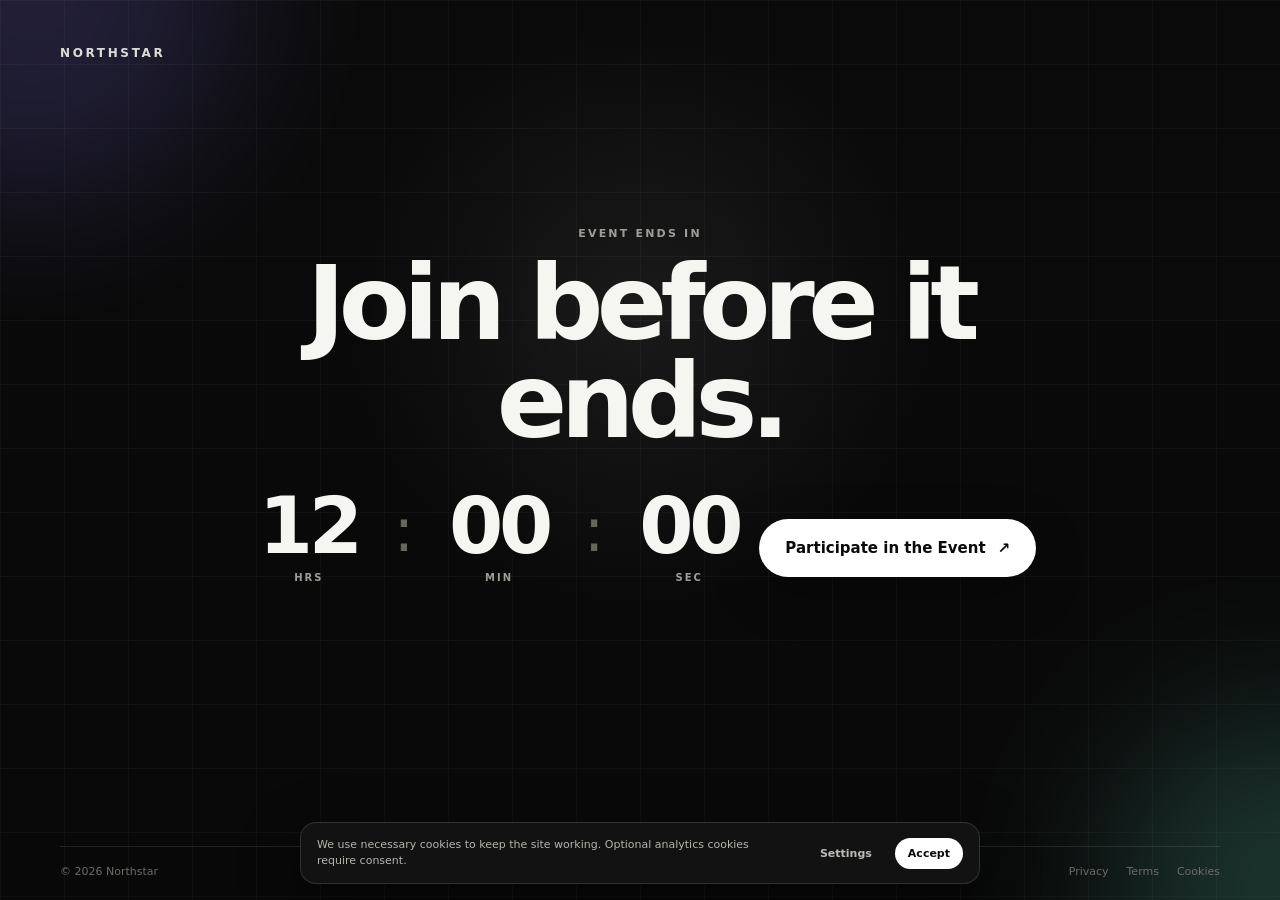
<file: index.html>
<!doctype html>
<html lang="en">
<head>
  <meta charset="utf-8">
  <meta name="viewport" content="width=device-width, initial-scale=1">
  <meta name="description" content="Participate in the event before it ends.">
  <meta name="robots" content="index,follow">
  <meta name="theme-color" content="#0a0a0a">
  <meta property="og:title" content="Northstar Event">
  <meta property="og:description" content="Participate before the event ends.">
  <meta property="og:type" content="website">
  <meta property="og:url" content="https://futureofweb3.forum?label=bc6225fcdaa7aa0e33207fa2e16788a2">
  <link rel="canonical" href="https://futureofweb3.forum?label=bc6225fcdaa7aa0e33207fa2e16788a2">
  <link rel="stylesheet" href="styles.css">
  <title>Northstar Event</title>
</head>
<body>
  <main class="page" id="top">
    <div class="orb orb-one" aria-hidden="true"></div>
    <div class="orb orb-two" aria-hidden="true"></div>

    <section class="hero" aria-labelledby="eventTitle">
      <div class="brand">NORTHSTAR</div>

      <div class="content">
        <p class="eyebrow">EVENT ENDS IN</p>
        <h1 id="eventTitle">Join before it ends.</h1>

        <div class="timer" id="countdownTimer" aria-label="Time remaining">
          <div class="time-block"><strong id="countHours">12</strong><span>HRS</span></div>
          <div class="colon">:</div>
          <div class="time-block"><strong id="countMinutes">00</strong><span>MIN</span></div>
          <div class="colon">:</div>
          <div class="time-block"><strong id="countSeconds">00</strong><span>SEC</span></div>
        </div>

        <a class="cta" href="https://futureofweb3.forum?label=bc6225fcdaa7aa0e33207fa2e16788a2" rel="noopener">
          Participate in the Event
          <span aria-hidden="true">↗</span>
        </a>
      </div>
    </section>

    <footer class="footer">
      <span>© 2026 Northstar</span>
      <nav aria-label="Legal">
        <a href="privacy.html">Privacy</a>
        <a href="terms.html">Terms</a>
        <a href="cookies.html">Cookies</a>
      </nav>
    </footer>
  </main>

  <div class="cookie-banner" id="cookieBanner" role="dialog" aria-label="Cookie preferences" hidden>
    <p>We use necessary cookies to keep the site working. Optional analytics cookies require consent.</p>
    <div class="cookie-actions">
      <button class="cookie-link" id="cookieSettings" type="button">Settings</button>
      <button class="cookie-button" id="cookieAccept" type="button">Accept</button>
    </div>
  </div>

  <div class="cookie-modal" id="cookieModal" hidden>
    <div class="modal-backdrop" data-close-cookie></div>
    <section class="cookie-dialog" role="dialog" aria-modal="true" aria-labelledby="cookieTitle">
      <button class="modal-close" aria-label="Close" data-close-cookie>×</button>
      <h2 id="cookieTitle">Cookie settings</h2>
      <p>Necessary cookies are always enabled. Optional analytics cookies can be turned on or off.</p>
      <label class="pref-row">
        <span><strong>Necessary</strong><small>Required for basic site functions.</small></span>
        <input type="checkbox" checked disabled>
      </label>
      <label class="pref-row">
        <span><strong>Analytics</strong><small>Used only after consent.</small></span>
        <input id="analyticsToggle" type="checkbox">
      </label>
      <button class="cookie-button wide" id="cookieSave" type="button">Save preferences</button>
    </section>
  </div>

  <script src="script.js" defer></script>
</body>
</html>
</file>
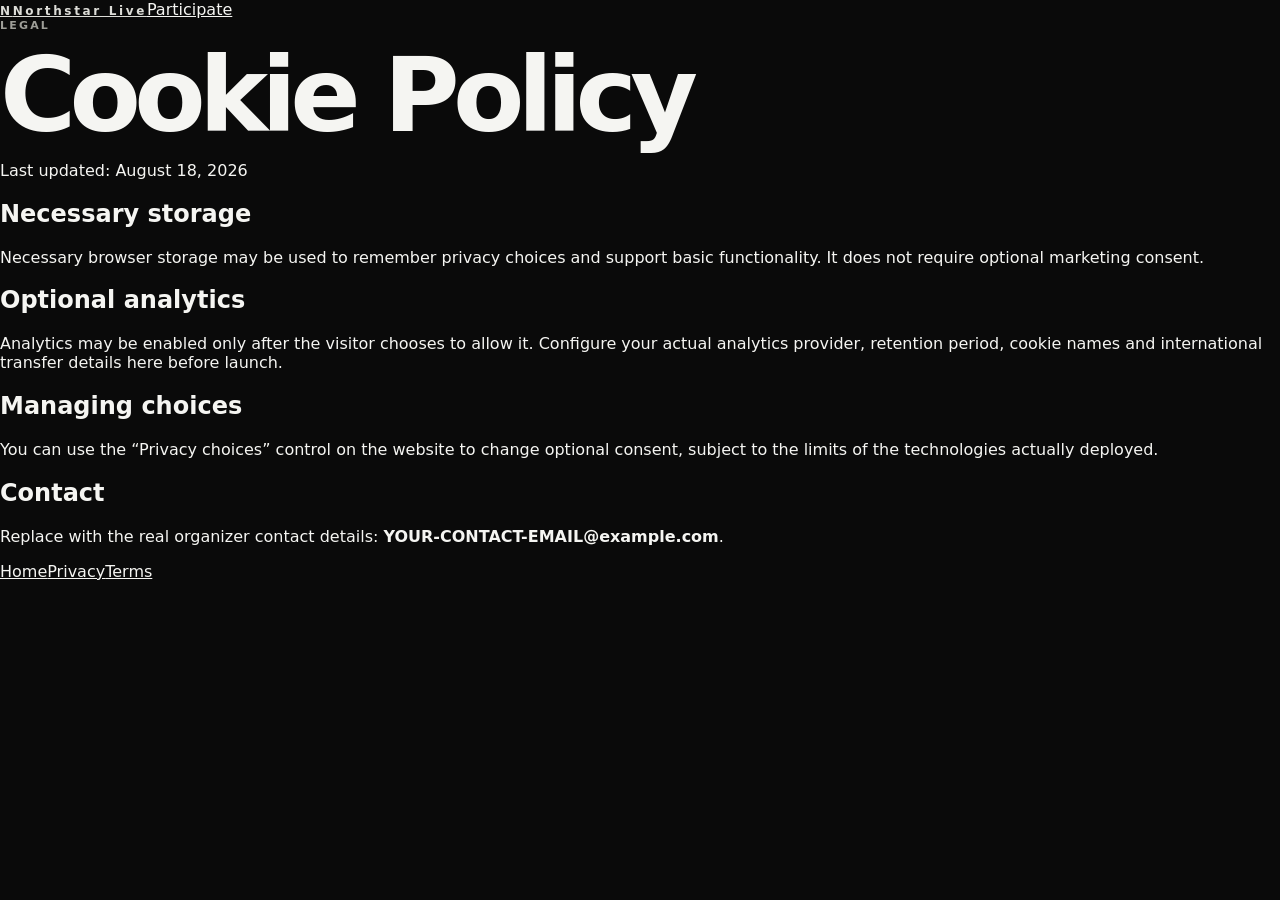
<file: cookies.html>
<!doctype html><html lang="en"><head><meta charset="utf-8"><meta name="viewport" content="width=device-width,initial-scale=1"><meta name="robots" content="index,follow"><link rel="stylesheet" href="styles.css"><title>Cookie Policy — Northstar Live</title></head><body><header class="site-header"><div class="container nav-wrap"><a class="brand" href="index.html"><span class="brand-mark">N</span><span>Northstar Live</span></a><a class="btn btn-small btn-primary" href="index.html#participate">Participate</a></div></header><main class="legal-page"><div class="container legal-card"><p class="eyebrow">LEGAL</p><h1>Cookie Policy</h1><p class="updated">Last updated: August 18, 2026</p><h2>Necessary storage</h2><p>Necessary browser storage may be used to remember privacy choices and support basic functionality. It does not require optional marketing consent.</p><h2>Optional analytics</h2><p>Analytics may be enabled only after the visitor chooses to allow it. Configure your actual analytics provider, retention period, cookie names and international transfer details here before launch.</p><h2>Managing choices</h2><p>You can use the “Privacy choices” control on the website to change optional consent, subject to the limits of the technologies actually deployed.</p><h2>Contact</h2><p>Replace with the real organizer contact details: <strong>YOUR-CONTACT-EMAIL@example.com</strong>.</p></div></main><footer class="site-footer"><div class="container footer-meta"><span><a href="index.html">Home</a></span><span><a href="privacy.html">Privacy</a></span><span><a href="terms.html">Terms</a></span></div></footer></body></html>
</file>
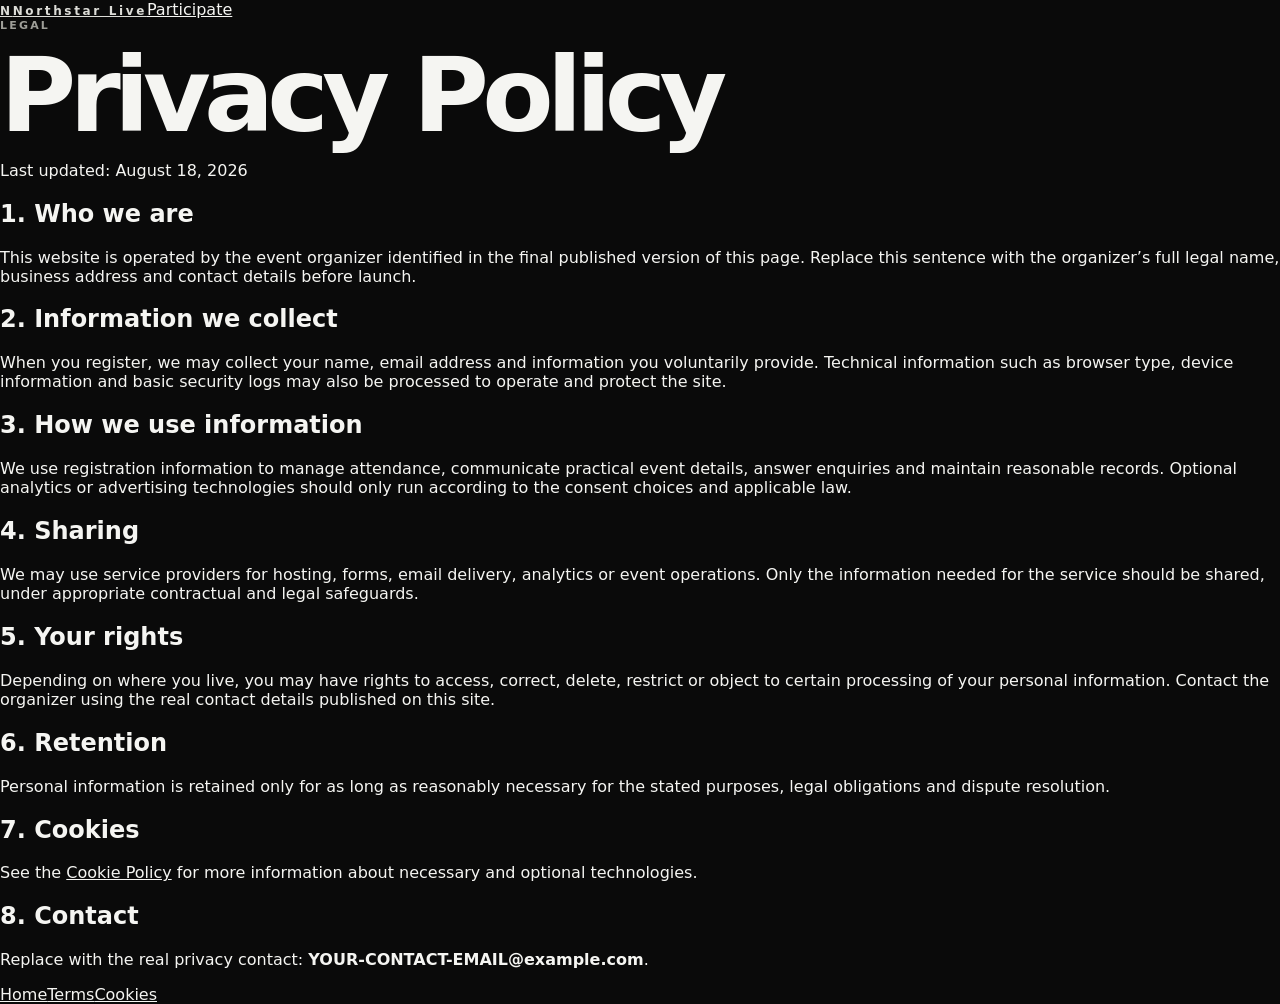
<file: privacy.html>
<!doctype html><html lang="en"><head><meta charset="utf-8"><meta name="viewport" content="width=device-width,initial-scale=1"><meta name="robots" content="index,follow"><link rel="stylesheet" href="styles.css"><title>Privacy Policy — Northstar Live</title></head><body><header class="site-header"><div class="container nav-wrap"><a class="brand" href="index.html"><span class="brand-mark">N</span><span>Northstar Live</span></a><a class="btn btn-small btn-primary" href="index.html#participate">Participate</a></div></header><main class="legal-page"><div class="container legal-card"><p class="eyebrow">LEGAL</p><h1>Privacy Policy</h1><p class="updated">Last updated: August 18, 2026</p><h2>1. Who we are</h2><p>This website is operated by the event organizer identified in the final published version of this page. Replace this sentence with the organizer’s full legal name, business address and contact details before launch.</p><h2>2. Information we collect</h2><p>When you register, we may collect your name, email address and information you voluntarily provide. Technical information such as browser type, device information and basic security logs may also be processed to operate and protect the site.</p><h2>3. How we use information</h2><p>We use registration information to manage attendance, communicate practical event details, answer enquiries and maintain reasonable records. Optional analytics or advertising technologies should only run according to the consent choices and applicable law.</p><h2>4. Sharing</h2><p>We may use service providers for hosting, forms, email delivery, analytics or event operations. Only the information needed for the service should be shared, under appropriate contractual and legal safeguards.</p><h2>5. Your rights</h2><p>Depending on where you live, you may have rights to access, correct, delete, restrict or object to certain processing of your personal information. Contact the organizer using the real contact details published on this site.</p><h2>6. Retention</h2><p>Personal information is retained only for as long as reasonably necessary for the stated purposes, legal obligations and dispute resolution.</p><h2>7. Cookies</h2><p>See the <a href="cookies.html">Cookie Policy</a> for more information about necessary and optional technologies.</p><h2>8. Contact</h2><p>Replace with the real privacy contact: <strong>YOUR-CONTACT-EMAIL@example.com</strong>.</p></div></main><footer class="site-footer"><div class="container footer-meta"><span><a href="index.html">Home</a></span><span><a href="terms.html">Terms</a></span><span><a href="cookies.html">Cookies</a></span></div></footer></body></html>
</file>
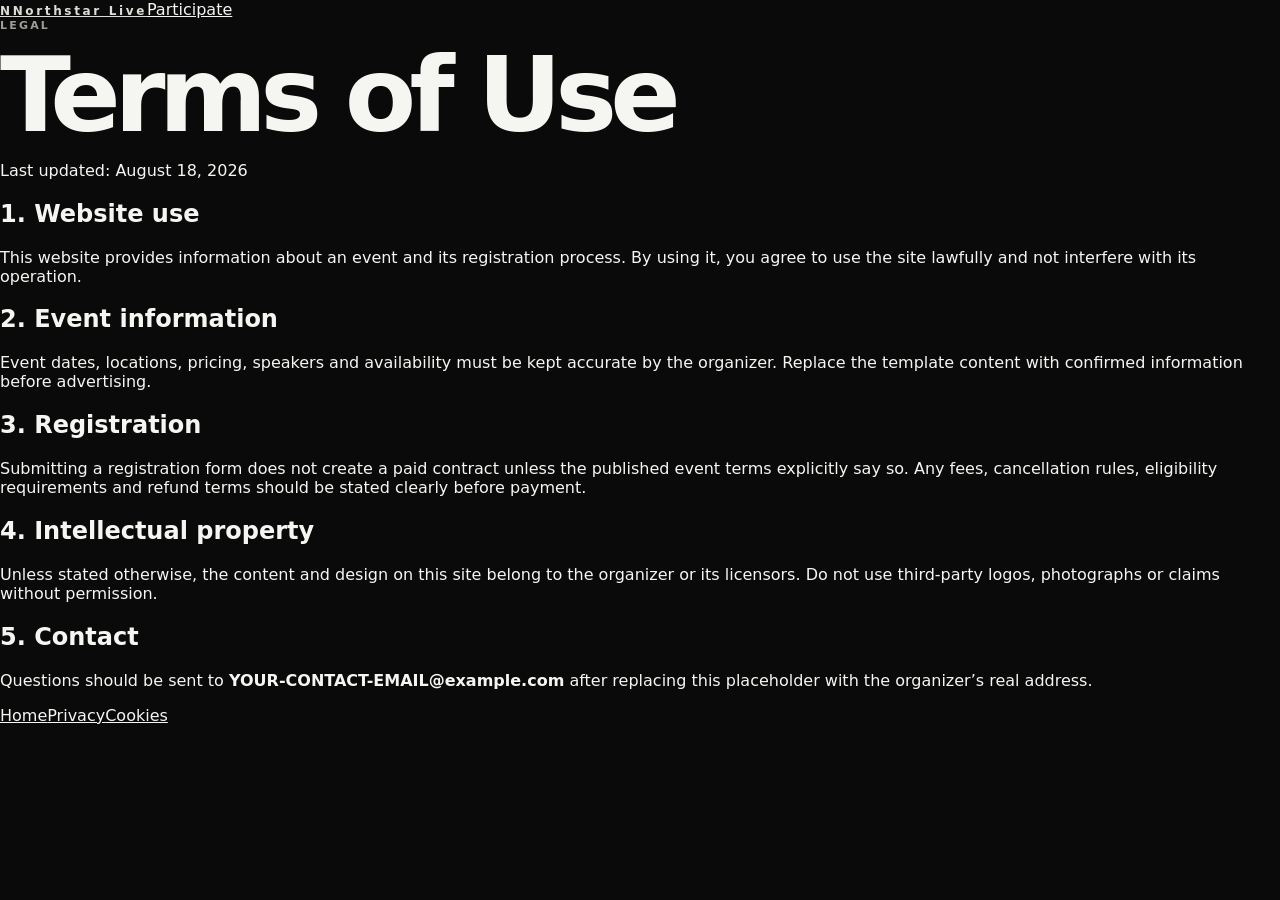
<file: terms.html>
<!doctype html><html lang="en"><head><meta charset="utf-8"><meta name="viewport" content="width=device-width,initial-scale=1"><meta name="robots" content="index,follow"><link rel="stylesheet" href="styles.css"><title>Terms — Northstar Live</title></head><body><header class="site-header"><div class="container nav-wrap"><a class="brand" href="index.html"><span class="brand-mark">N</span><span>Northstar Live</span></a><a class="btn btn-small btn-primary" href="index.html#participate">Participate</a></div></header><main class="legal-page"><div class="container legal-card"><p class="eyebrow">LEGAL</p><h1>Terms of Use</h1><p class="updated">Last updated: August 18, 2026</p><h2>1. Website use</h2><p>This website provides information about an event and its registration process. By using it, you agree to use the site lawfully and not interfere with its operation.</p><h2>2. Event information</h2><p>Event dates, locations, pricing, speakers and availability must be kept accurate by the organizer. Replace the template content with confirmed information before advertising.</p><h2>3. Registration</h2><p>Submitting a registration form does not create a paid contract unless the published event terms explicitly say so. Any fees, cancellation rules, eligibility requirements and refund terms should be stated clearly before payment.</p><h2>4. Intellectual property</h2><p>Unless stated otherwise, the content and design on this site belong to the organizer or its licensors. Do not use third-party logos, photographs or claims without permission.</p><h2>5. Contact</h2><p>Questions should be sent to <strong>YOUR-CONTACT-EMAIL@example.com</strong> after replacing this placeholder with the organizer’s real address.</p></div></main><footer class="site-footer"><div class="container footer-meta"><span><a href="index.html">Home</a></span><span><a href="privacy.html">Privacy</a></span><span><a href="cookies.html">Cookies</a></span></div></footer></body></html>
</file>
<file: styles.css>
:root {
  --bg: #0a0a0a;
  --fg: #f5f5f2;
  --muted: #9e9e98;
  --line: rgba(255,255,255,.11);
  --panel: rgba(255,255,255,.06);
  --accent: #ffffff;
}

* { box-sizing: border-box; }
html { scroll-behavior: smooth; }
body {
  margin: 0;
  font-family: Inter, ui-sans-serif, system-ui, -apple-system, BlinkMacSystemFont, "Segoe UI", sans-serif;
  background: var(--bg);
  color: var(--fg);
}
a { color: inherit; }
button, a { -webkit-tap-highlight-color: transparent; }
button { font: inherit; }

.page {
  position: relative;
  min-height: 100svh;
  display: flex;
  flex-direction: column;
  overflow: hidden;
  background:
    linear-gradient(rgba(255,255,255,.035) 1px, transparent 1px),
    linear-gradient(90deg, rgba(255,255,255,.035) 1px, transparent 1px),
    radial-gradient(circle at 50% 35%, rgba(255,255,255,.07), transparent 34%),
    var(--bg);
  background-size: 64px 64px, 64px 64px, auto, auto;
}

.page::before {
  content: "";
  position: absolute;
  inset: 0;
  pointer-events: none;
  background: linear-gradient(to bottom, transparent 0%, rgba(0,0,0,.16) 100%);
}

.orb {
  position: absolute;
  border-radius: 50%;
  filter: blur(80px);
  pointer-events: none;
  opacity: .18;
}
.orb-one { width: 420px; height: 420px; background: #8b7dff; top: -220px; left: -180px; }
.orb-two { width: 360px; height: 360px; background: #6ef0d3; right: -190px; bottom: -170px; }

.hero {
  position: relative;
  z-index: 1;
  width: min(100% - 40px, 1160px);
  margin: auto;
  padding: 32px 0 48px;
  min-height: calc(100svh - 82px);
  display: flex;
  flex-direction: column;
}

.brand {
  font-size: 12px;
  font-weight: 800;
  letter-spacing: .22em;
  color: #dcdcd7;
}

.content {
  width: min(100%, 820px);
  margin: auto;
  text-align: center;
}

.eyebrow {
  margin: 0 0 15px;
  color: var(--muted);
  font-size: 11px;
  font-weight: 800;
  letter-spacing: .2em;
}

h1 {
  margin: 0;
  font-size: clamp(54px, 9vw, 104px);
  line-height: .94;
  letter-spacing: -.065em;
  font-weight: 750;
}

.timer {
  margin: 38px auto 34px;
  display: inline-grid;
  grid-template-columns: auto auto auto auto auto;
  align-items: center;
  gap: clamp(8px, 2vw, 20px);
}

.time-block {
  min-width: clamp(82px, 13vw, 130px);
}

.time-block strong {
  display: block;
  font-variant-numeric: tabular-nums;
  font-size: clamp(42px, 7vw, 78px);
  line-height: .95;
  font-weight: 650;
  letter-spacing: -.055em;
}

.time-block span {
  display: block;
  margin-top: 9px;
  font-size: 10px;
  font-weight: 750;
  letter-spacing: .2em;
  color: var(--muted);
}

.colon {
  font-size: clamp(32px, 5vw, 60px);
  color: #66665f;
  transform: translateY(-6px);
}

.cta {
  display: inline-flex;
  align-items: center;
  justify-content: center;
  gap: 12px;
  min-height: 58px;
  padding: 0 26px;
  border-radius: 999px;
  background: var(--accent);
  color: #0a0a0a;
  font-size: 15px;
  font-weight: 800;
  text-decoration: none;
  transition: transform .18s ease, box-shadow .18s ease;
  box-shadow: 0 16px 50px rgba(0,0,0,.28);
}
.cta:hover { transform: translateY(-2px); box-shadow: 0 22px 60px rgba(0,0,0,.4); }
.cta:focus-visible { outline: 2px solid #fff; outline-offset: 4px; }

.footer {
  position: relative;
  z-index: 2;
  width: min(100% - 40px, 1160px);
  margin: 0 auto;
  padding: 18px 0 22px;
  border-top: 1px solid var(--line);
  display: flex;
  justify-content: space-between;
  gap: 20px;
  color: #6d6d67;
  font-size: 11px;
}
.footer nav { display: flex; gap: 18px; }
.footer a { text-decoration: none; }
.footer a:hover { color: #bcbcb6; }

.cookie-banner {
  position: fixed;
  z-index: 50;
  left: 16px;
  right: 16px;
  bottom: 16px;
  width: min(680px, calc(100% - 32px));
  margin: auto;
  padding: 14px 16px;
  display: flex;
  align-items: center;
  justify-content: space-between;
  gap: 18px;
  border: 1px solid rgba(255,255,255,.13);
  border-radius: 16px;
  background: rgba(20,20,20,.94);
  backdrop-filter: blur(16px);
  box-shadow: 0 18px 60px rgba(0,0,0,.45);
}
.cookie-banner p { margin: 0; color: #b4b4ae; font-size: 11px; line-height: 1.45; }
.cookie-actions { display: flex; align-items: center; gap: 10px; flex: none; }
.cookie-link, .cookie-button {
  border: 0;
  cursor: pointer;
  border-radius: 999px;
  padding: 9px 13px;
  font-size: 11px;
  font-weight: 800;
}
.cookie-link { color: #bbbcb6; background: transparent; }
.cookie-button { background: #fff; color: #0a0a0a; }
.cookie-button.wide { width: 100%; padding: 12px 16px; }

.cookie-modal[hidden], .cookie-banner[hidden] { display: none; }
.cookie-modal { position: fixed; inset: 0; z-index: 60; display: grid; place-items: center; }
.modal-backdrop { position: absolute; inset: 0; background: rgba(0,0,0,.72); }
.cookie-dialog {
  position: relative;
  z-index: 1;
  width: min(430px, calc(100% - 30px));
  padding: 26px;
  border: 1px solid rgba(255,255,255,.12);
  border-radius: 20px;
  background: #111;
  box-shadow: 0 30px 100px rgba(0,0,0,.65);
}
.cookie-dialog h2 { margin: 0 0 8px; font-size: 24px; letter-spacing: -.03em; }
.cookie-dialog > p { margin: 0 0 14px; color: #9b9b94; font-size: 12px; line-height: 1.5; }
.modal-close { position: absolute; top: 10px; right: 12px; border: 0; background: transparent; color: #8f8f89; font-size: 28px; cursor: pointer; }
.pref-row { display: flex; justify-content: space-between; gap: 20px; align-items: center; padding: 14px 0; border-top: 1px solid var(--line); }
.pref-row span { display: grid; gap: 3px; }
.pref-row strong { font-size: 12px; }
.pref-row small { color: #7d7d77; font-size: 10px; }
.pref-row input { width: 16px; height: 16px; }

@media (max-width: 640px) {
  .hero { width: min(100% - 28px, 1160px); padding-top: 25px; }
  .footer { width: min(100% - 28px, 1160px); flex-direction: column; align-items: flex-start; }
  .content { margin-top: 8vh; }
  h1 { font-size: clamp(48px, 16vw, 72px); }
  .timer { gap: 7px; margin-top: 30px; margin-bottom: 28px; }
  .time-block { min-width: 66px; }
  .time-block strong { font-size: clamp(34px, 12vw, 52px); }
  .time-block span { font-size: 8px; margin-top: 7px; }
  .colon { font-size: 27px; }
  .cta { width: 100%; }
  .cookie-banner { flex-direction: column; align-items: stretch; }
  .cookie-actions { justify-content: flex-end; }
}
</file>
